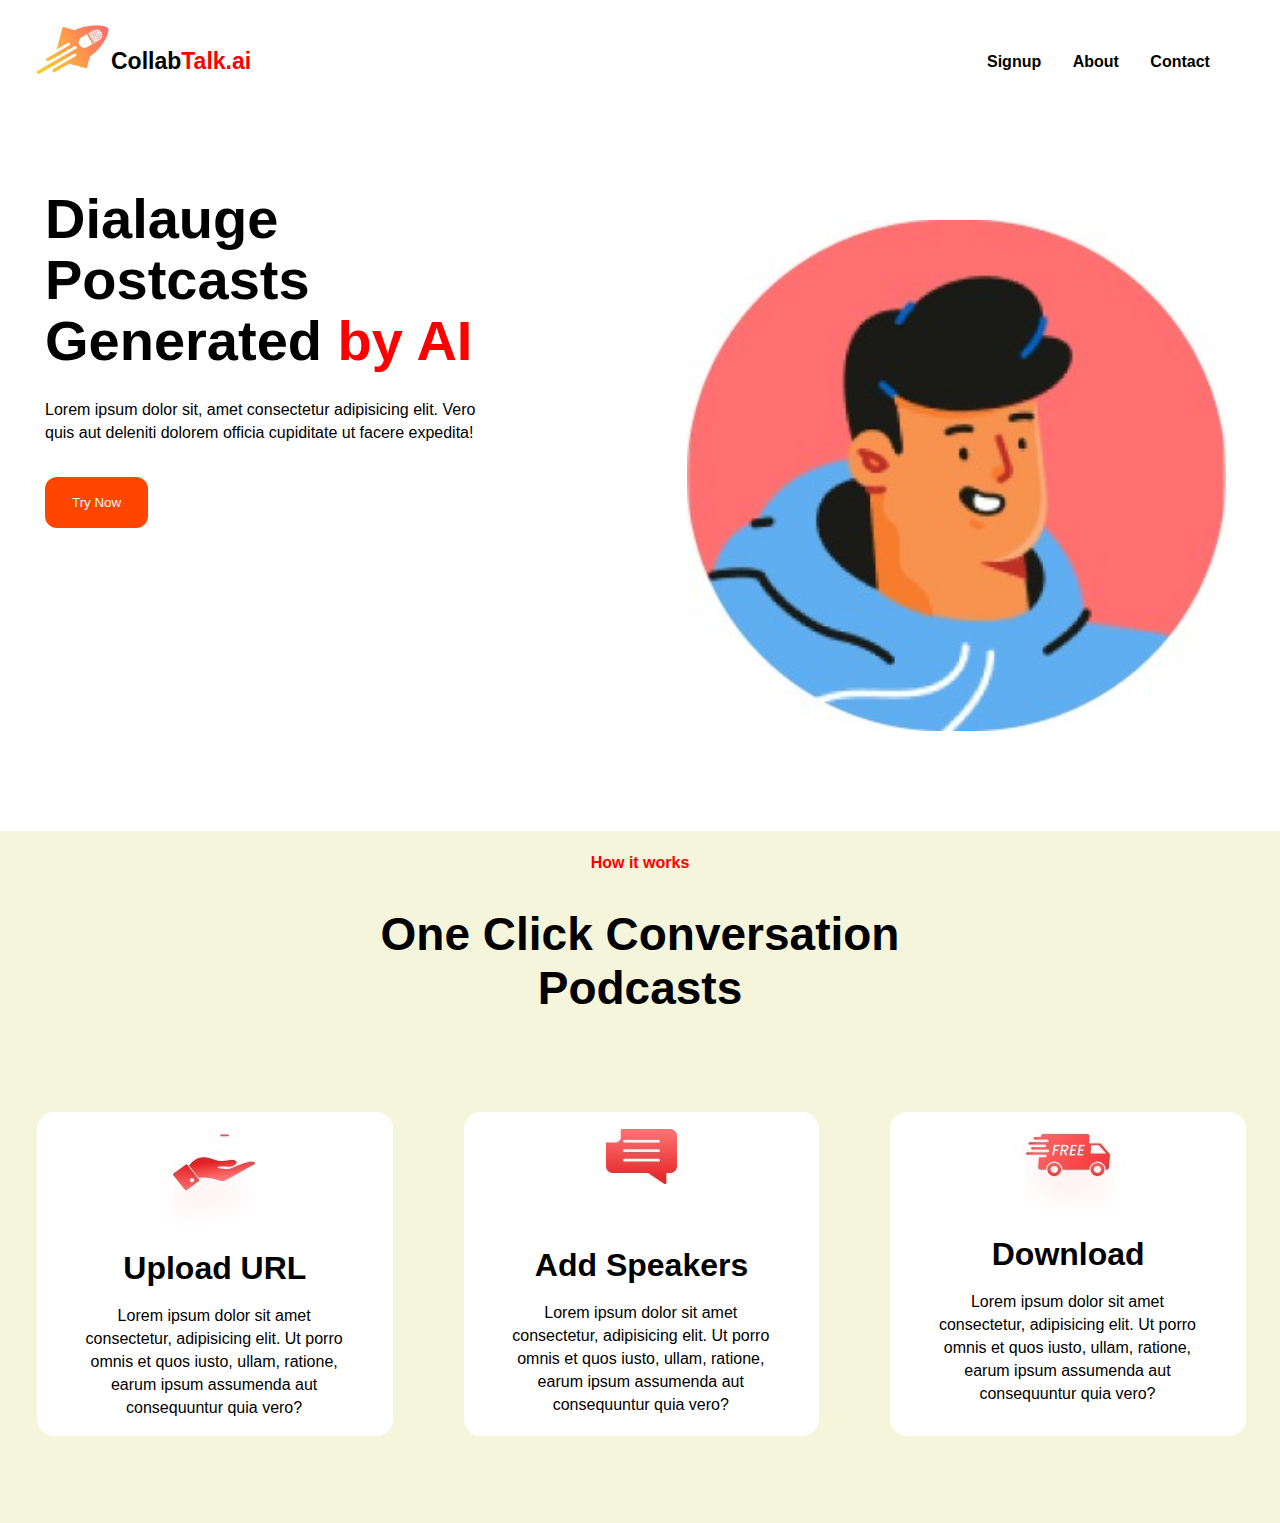
<file: index.html>
<!DOCTYPE html>
<html lang="en">
<head>
    <meta charset="UTF-8">
    <meta name="viewport" content="width=
    , initial-scale=1.0">
    <link rel="stylesheet" href="style.css">   
     <title>Document</title>
</head>
<body>
    <div class="container">
        <div class="row">
            <img src="aeroplane.jpg">
            <h1>Collab<span>Talk.ai</span></h1>
        </div>
        <div class="row1">
            <a href="index.html">Signup</a>
            <a href="About.html">About</a>
            <a href="Contact.html">Contact</a>
        </div>
    </div>
    <div class="row2">
        <h1>Dialauge<br>Postcasts<br>Generated<span> by AI</span></h1>
        <P>Lorem ipsum dolor sit, amet consectetur adipisicing elit. Vero quis aut deleniti dolorem officia cupiditate ut facere expedita!</P>
        <button>Try Now</button>
        <div class="section"><img src="man.jpg"></div>
    </div>

    <div class="container2">
        <p>How it works</p>
        <h1>One Click Conversation<br>Podcasts</h1>
    </div>
    <div class="main">
        <div class="box1">
            <img src="hand.jpg">
            <h1>Upload URL</h1>
            <p>Lorem ipsum dolor sit amet consectetur, adipisicing elit. Ut porro omnis et quos iusto, ullam, ratione, earum ipsum assumenda aut consequuntur quia vero?</p>
        </div>
        <div class="box2">
            <img src="message.jpg">
            <h1>Add Speakers</h1>
            <p>Lorem ipsum dolor sit amet consectetur, adipisicing elit. Ut porro omnis et quos iusto, ullam, ratione, earum ipsum assumenda aut consequuntur quia vero?</p>
        </div>
        <div class="box3">
            <img src="truck.jpg">
            <h1>Download</h1>
            <p>Lorem ipsum dolor sit amet consectetur, adipisicing elit. Ut porro omnis et quos iusto, ullam, ratione, earum ipsum assumenda aut consequuntur quia vero?</p>
        </div>
    </div>
      
</body>
</html>
</file>
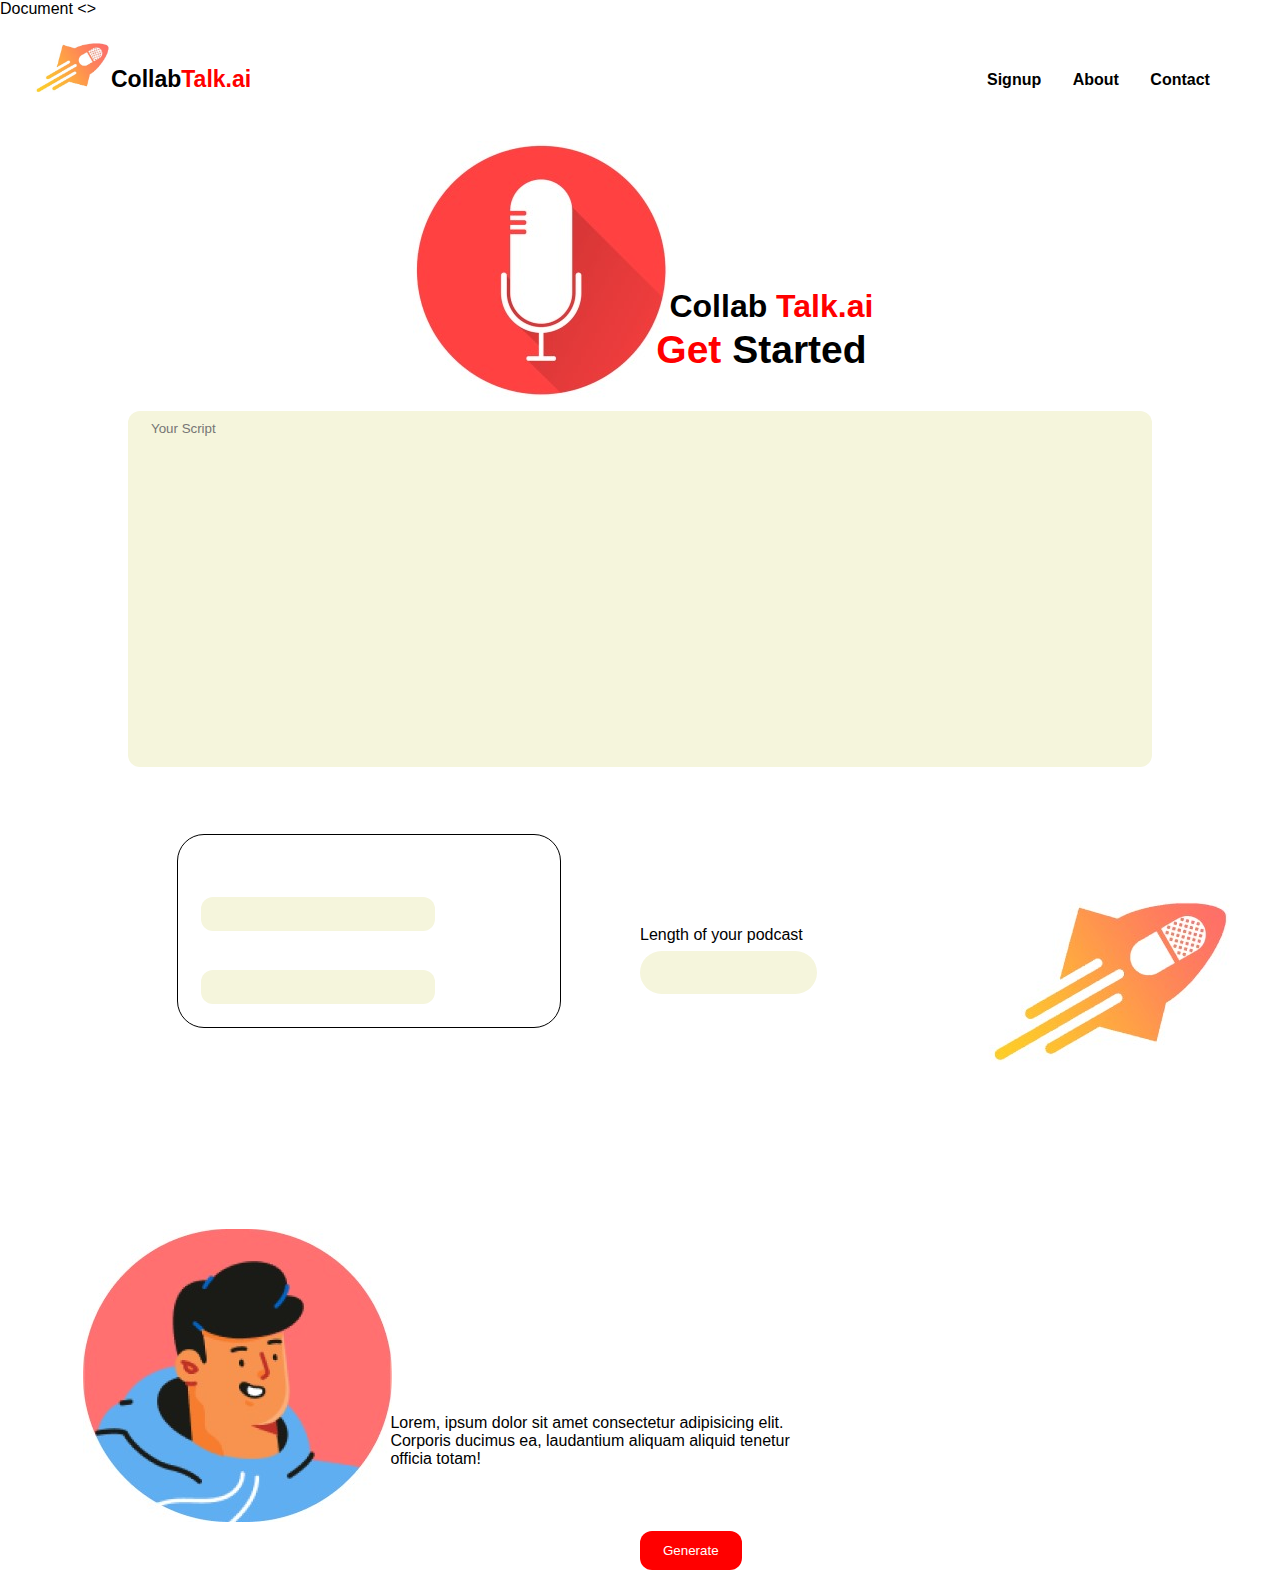
<file: About.html>
<!DOCTYPE html>
<html lang="en">
<head>
    <meta charset="UTF-8">
    <meta name="viewport" content="width=device-width, initial-scale=1.0">
   
    <link rel="stylesheet" href="style2.css"
    
    <title>Document</title>
</head>
<>
    <div class="container">
        <div class="row">
            <img src="aeroplane.jpg">
            <h1>Collab<span>Talk.ai</span></h1>
        </div>
        <div class="row1">
            <a href="index.html">Signup</a>
            <a href="About.html">About</a>
            <a href="Contact.html">Contact</a>
        </div>
    </div>
    <div class="container2">
        <img src="mike.jpg">
        <h1 class="one">Collab <span>Talk.ai</span></h1>
        <h1 class="two"><span>Get</span> Started</h1>
    </div>
    <center>
        <div class="container3">
            <input type="text" placeholder="Your Script">
        </div>
        
    </center>
    <div class="container4">
        <input type="url" placeholder="Your Link">
        <input type="text" placeholder="Your Topic">
    </div>
    <div class="container5">
        <lable>Length of your podcast</lable>
        <input type="text" placeholder="Minutes">
        <img src="aeroplane.jpg"
    </div>
<div class="mm">
    <img src="man.jpg">
    <p>Lorem, ipsum dolor sit amet consectetur adipisicing elit. Corporis ducimus ea, laudantium aliquam aliquid tenetur officia totam!</p>
</div>
<div class="btn">
    <button>Generate</button>
</div>
</body>
</html>
</file>
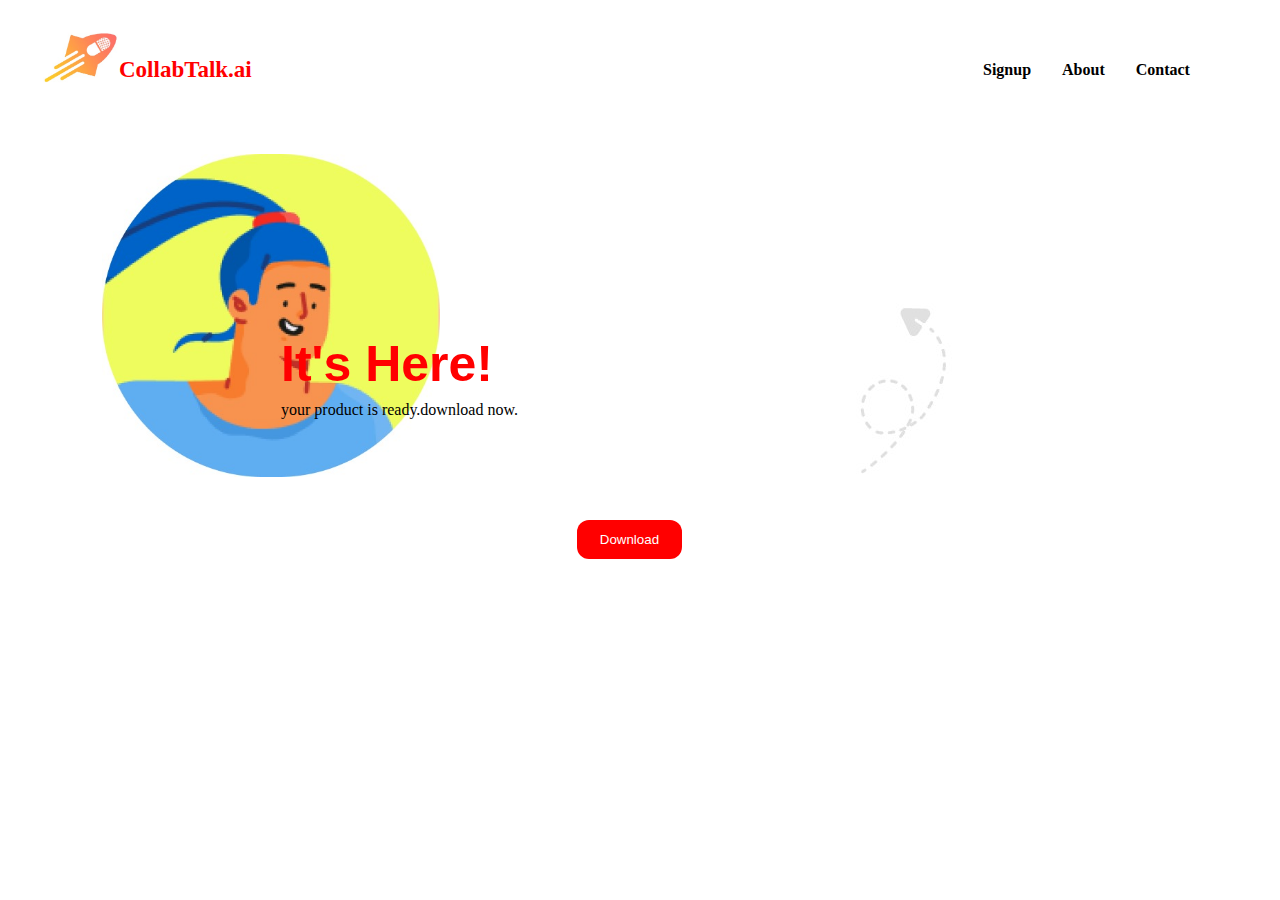
<file: Contact.html>
<!DOCTYPE html>
<html lang="en">
<head>
    <meta charset="UTF-8">
    <meta name="viewport" content="width=device-width, initial-scale=1.0">
    <link rel="stylesheet" href="style3.css">
    <title>Document</title>
</head>
<body>
    <div class="container">
        <div class="row">
            <img src="aeroplane.jpg">
            <h1>Collab<span>Talk.ai</span></h1>
        </div>
        <div class="row1">
            <a href="index.html">Signup</a>
            <a href="About.html">About</a>
            <a href="Contact.html">Contact</a>
        </div>
    </div>
    <div class="IMG">
        <img src="women.jpg">
    </div>
    <h1 class="bb">It's Here!</h1>
    <p>your product is ready.download now.
    </p>
    <button>Download</button>
    <div class="vvv">
        <img src="arrow.jpeg">
    </div>
</html>
</file>
<file: style.css>
*{
    margin: 0%;
    padding: 0%;
    box-sizing: border-box;
    font-family: sans-serif;
}
.container{
    display: flex;
    align-items: center;
}
.row img{
    width: 143px;
}
.row{
    display: flex;
    align-items: center;
    width: 75%;
}
.row h1{
    margin-left: -32px;
    font-size: 23px;
    font-weight: bolder;
    font-family: ;
}
.row h1 span{
    color: red;
}
.row1 a{
    text-decoration: none;
    color: black;
    font-weight: bold;
    margin-left: 27px;

}
.row2{
    margin-left: 45px;
    margin-top: 65px;
}
.row2 h1{
    line-height: 61px;
    font-size: 56px;
}
.row2 p{
    margin-top: 27px;
    width: 35%;
    line-height: 23px;

}
.row2 button{
    margin-top: 33px;
    padding: 18px 27px 18px 27px;
    border-radius:12px;
    border: none;
    background-color:orangered;
    color: white;
}
.row2 span{
    color: red;
}
.section{
    display: flex;
    margin-top: -25%;
    margin-left: 52%;
    height: 511px;
}
.container2{
    margin-top: 100px;
    text-align: center;
    background-color:beige;
}
.container2 p{
    color: red;
    font-weight: bold;
    padding: 23px;
}
.container2 h1{
    font-size: 46px;
    margin-top: 12px;
}
.box1 p,.box2 p,.box3 p{
    width: 84%;
    line-height: 23px;
    text-align: justify;
    margin-top: 17px;
    text-align: center;
    margin-left: 25px;
}
.box1,.box2,.box3{
    border: 2px solid;
    text-align: center;
    margin-left: 37px;
    margin-right: 34px;
    padding: 17px;
    margin-top: 97px;
    background-color: white;
    border: none;
    border-radius: 17px;
}
.main{
    display: flex;
    background-color:beige;
    padding-bottom: 87px;
}
.box2 p{
    width: 84%;
    line-height: 23px;
    text-align: justify;
    text-align: center;
    margin-left: 25px;

}
.box2 h1{
    margin-top: 59px;
}
</file>
<file: style2.css>
*{
    margin: 0%;
    padding: 0%;
    box-sizing: border-box;
    font-family: sans-serif;
}
.container{
    display: flex;
    align-items: center;
}
.row img{
    width: 143px;
}
.row{
    display: flex;
    align-items: center;
    width: 75%;
}
.row h1{
    margin-left: -32px;
    font-size: 23px;
    font-weight: bolder;
    font-family: ;
}
.row h1 span{
    color: red;
}
.row1 a{
    text-decoration: none;
    color: black;
    font-weight: bold;
    margin-left: 27px;

}
.container2{
    display: flex;
    justify-content: center;
    align-items: center;
}
.two{
    margin-top: 159px;
    font-size: 39px;
    margin-left: -217px;
}
.one{
    margin-bottom: -73px;
}
span{
    color: red;
}
.container3 input{
    width: 80%;
    height: 356px;
    margin-top: 12px;
    background-color: beige;
    border: none;
    border-radius: 12px;
}
::placeholder{
    position: absolute;
    padding-top: 22px;
    margin-top: -183px;
    padding-left: 23px;
}
.container4 input{
    display: flex;
    width: 234px;
    height: 34px;
    border-radius: 12px;
    border: none;
    background-color: beige;
    margin-top: 39px;
    color: black;
}
.container4{
    margin-top: 67px;
    margin-left: 177px;
    border: 1px solid black;
    border-radius: 27px;
    padding: 23px;
    width: 30%;
}
.container4::placeholder{
    color: black;
}
.container5 input{
    display: flex;
    margin-top: 7px;
    height: 43px;
    border-radius: 23px;
    background-color: beige;
    border: none;
}
.container5{
    position: absolute;
    margin-left: 50%;
    margin-top: -8%;
}
.container5 img{
    margin-top: -27%;
    margin-left: 37%;
}
.mm img{
    margin-left: -87%;
    margin-top: 7px;
}
.mm p{
    margin-left: -39%;
    margin-top: -112px;
    width: 65%;
}
.btn button{
    margin-top: 63px;
    margin-bottom: 23px;
    padding: 12px 23px 12px 23px;
    color: white;
    background-color: red;
    border-radius: 12px;
    border: none;
}
</file>
<file: style3.css>
.container{
    display: flex;
    align-items: center;
}
.row img{
    width: 143px;
}
.row{
    display: flex;
    align-items: center;
    width: 75%;
}
.row h1{
    margin-left: -32px;
    font-size: 23px;
    font-weight: bolder;
    font-family: ;
}
.row h1 span{
    color: red;
}
.row1 a{
    text-decoration: none;
    color: black;
    font-weight: bold;
    margin-left: 27px;

}
.IMG img{
    height: 323px;
    margin-top: 23px;
    margin-left: 94px;
}
h1{
    color: red;
    line-height: 12px;
    margin-left: 273px;
}
.bb{
    margin-top: -123px;
    font-family: Helvetica, sans-serif;
    font-size: 50px;
}
button{
    color: white;
    background-color: red;
    padding: 12px 23px 12px 23px;
    border-radius: 12px;
    border: none;
    margin-top: 88px;
    margin-left: 45%;
}
.vvv img{
    position: absolute;
    margin-left: 65%;
    margin-top: -20%;
}
p{
    color:black;
    line-height: 12px;
    margin-left: 273px;
}
</file>
